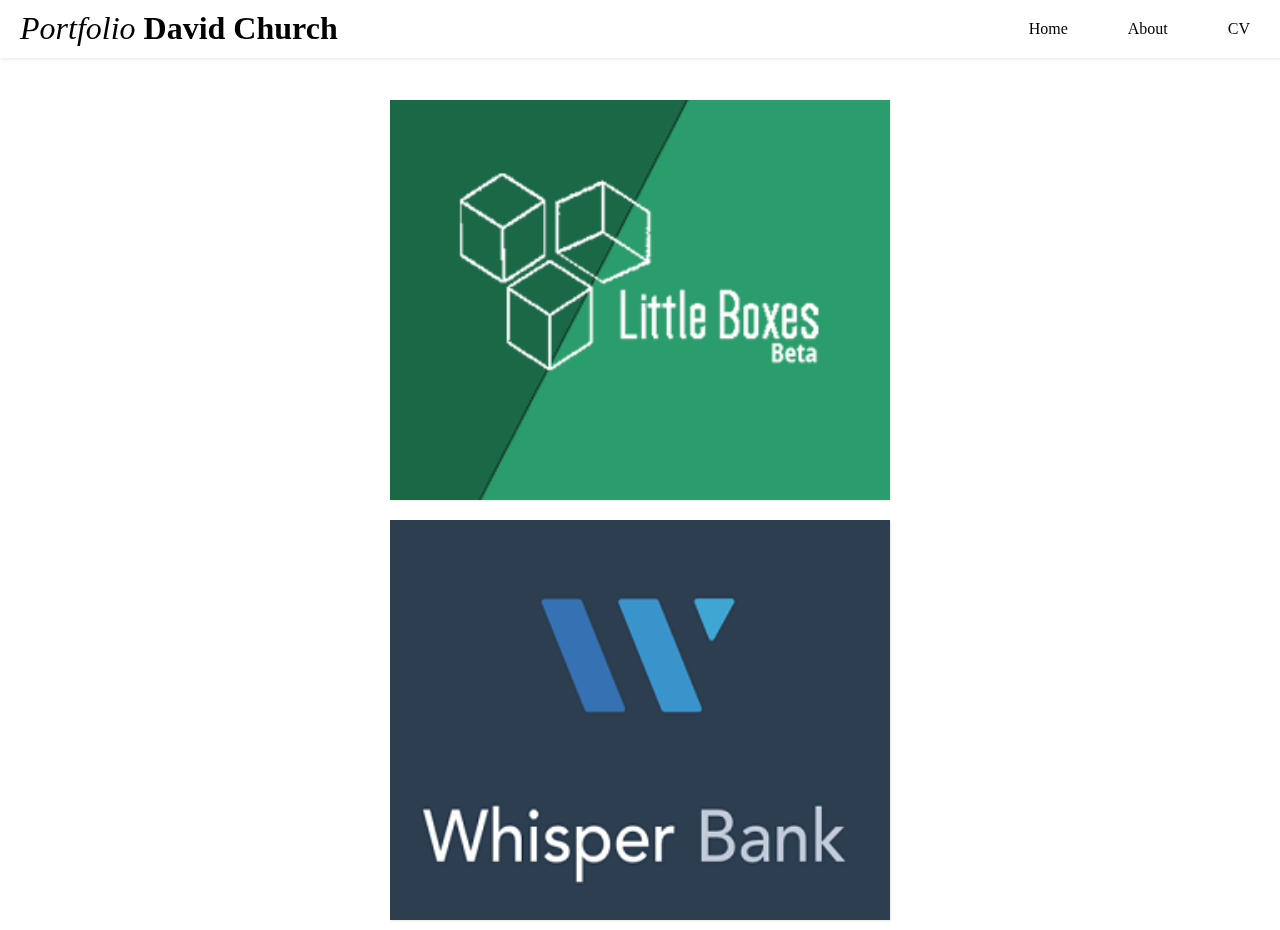
<file: index.html>
<!DOCTYPE html>
<html lang="en">
<head>
    <meta charset="UTF-8">
    <meta http-equiv="X-UA-Compatible" content="IE=edge">
    <meta name="viewport" content="width=device-width, initial-scale=1.0">
    <title>Portfolio</title>

    <link rel="stylesheet" href="styles/main.css">
</head>
<body>

    <div class="navBar">
        <header class="header">
            <a href="index.html" class="logo">Portfolio <span id="name">David Church</span> </a>
            <input class="menu-btn" type="checkbox" id="menu-btn" />
            <label class="menu-icon" for="menu-btn"><span class="navicon"></span></label>
            <ul class="menu">
                <li><a href="index.html">Home</a></li>
                <li><a href="about.html">About</a></li>
                <li><a href="assets\David Church CV.pdf">CV</a></li>
            </ul>
        </header>

    </div>
    
    <div class="contatiner">
        <div id="project1">
            <div id="all">
                <div class="view view-tenth">
                    <a href="lb.html" id="projectLink">
                        <img src="assets\images\project\lb_main.png" />
                    </a>
                    <div class="mask">
                        <h2>Little Boxes</h2>
                        <p>VR puzzle game designed to run in a browser.</p>
                        <a href="lb.html" class="info">Read More</a>
                    </div>
                </div>
            </div>
        </div>
    
        <div id="project2">
                <div id="all">
                    <div class="view view-tenth">
                        <a href="lb.html" id="projectLink">
                            <img src="assets\images\project\wb_main.png" />
                        </a>
                        <div class="mask">
                          <h2>Whisper Bank</h2>
                          <p>A design Idea I had for a mobile banking app.</p>
                          <a href="wb.html" class="info">Read More</a>
                        </div>
                    </div>
                </div>
        </div>
    </div>
</body>
</html>
</file>
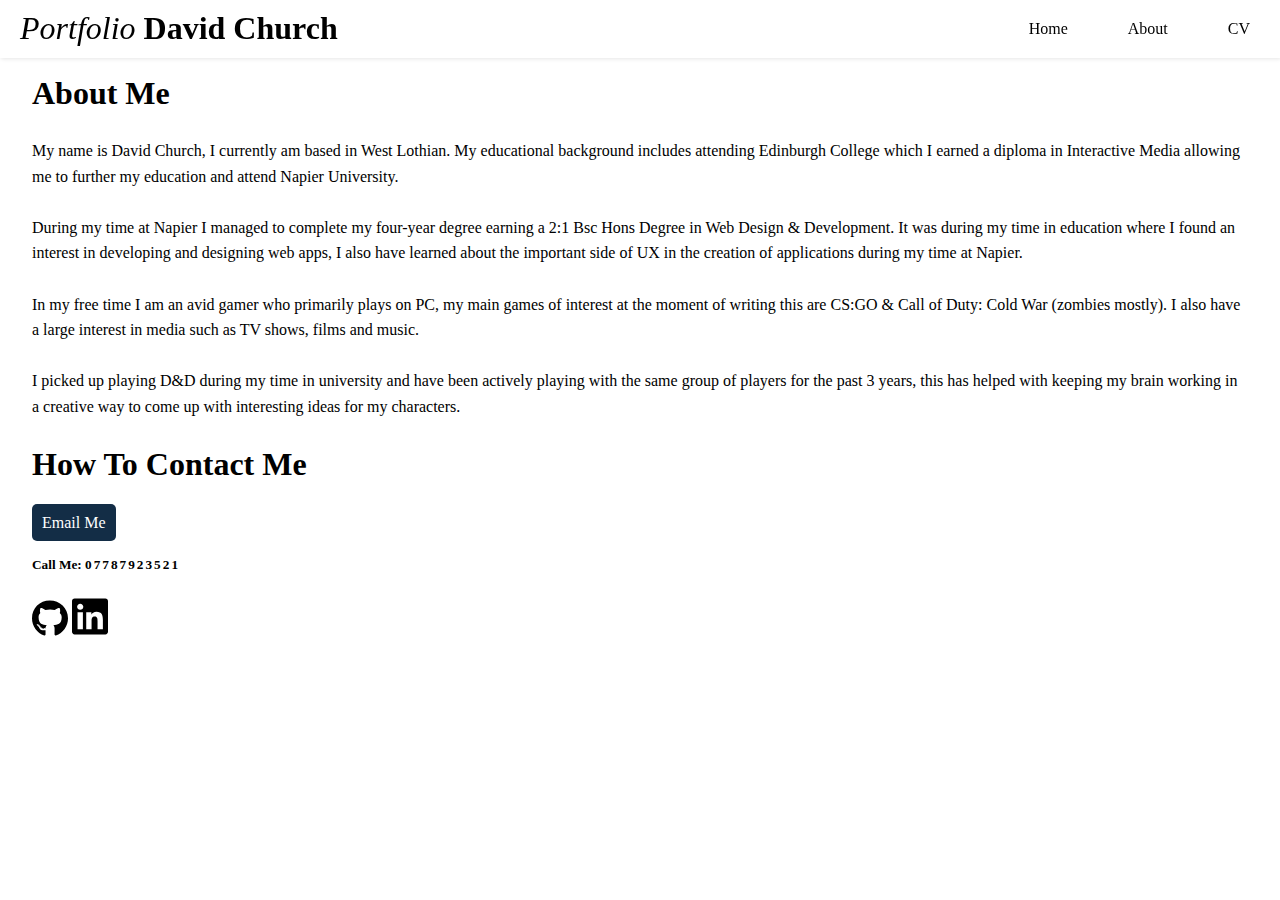
<file: about.html>
<!DOCTYPE html>
<html lang="en">
<head>
    <meta charset="UTF-8">
    <meta http-equiv="X-UA-Compatible" content="IE=edge">
    <meta name="viewport" content="width=device-width, initial-scale=1.0">
    <title>Portfolio</title>

    <link rel="stylesheet" href="styles/main.css">
</head>
<body>

    <div class="navBar">
        <header class="header">
            <a href="index.html" class="logo">Portfolio <span id="name">David Church</span> </a>
            <input class="menu-btn" type="checkbox" id="menu-btn" />
            <label class="menu-icon" for="menu-btn"><span class="navicon"></span></label>
            <ul class="menu">
                <li><a href="index.html">Home</a></li>
                <li><a href="about.html">About</a></li>
                <li><a href="assets\David Church CV.pdf">CV</a></li>
            </ul>
        </header>
    </div>
    
    <div class="container-AboutMe">
        <h2>About Me</h2>
        <p>
            My name is David Church, I currently am based in West Lothian. My educational background includes attending Edinburgh College which I earned a diploma in Interactive Media allowing me to further my education and attend Napier University. <br><br> During my time at Napier I managed to complete my four-year degree earning a 2:1 Bsc Hons Degree in Web Design & Development. It was during my time in education where I found an interest in developing and designing web apps, I also have learned about the important side of UX in the creation of applications during my time at Napier. <br><br>
            In my free time I am an avid gamer who primarily plays on PC, my main games of interest at the moment of writing this are CS:GO & Call of Duty: Cold War (zombies mostly). I also have a large interest in media such as TV shows, films and music. <br><br> I picked up playing D&D during my time in university and have been actively playing with the same group of players for the past 3 years, this has helped with keeping my brain working in a creative way to come up with interesting ideas for my characters. 
        </p>

        <h2>How To Contact Me</h2>
        <p>
            <a href="mailto:davidchurch97@gmail.com" id="contactBtn">Email Me</a> 
            <h5>Call Me: <span style="letter-spacing: 2px;">07787923521</span></h5>

            <a href="https://github.com/DavidChurch97" target="_blank">
                <img src="assets\images\github-brands.svg" alt="github" id="socialIcon">
            </a>
            <a href="https://www.linkedin.com/in/david-church-2a8a21140/" target="_blank">
                <img src="assets\images\linkedin-brands.svg" alt="Linkedin" id="socialIcon">
            </a>
        </p>
    </div>
</body>
</html>
</file>
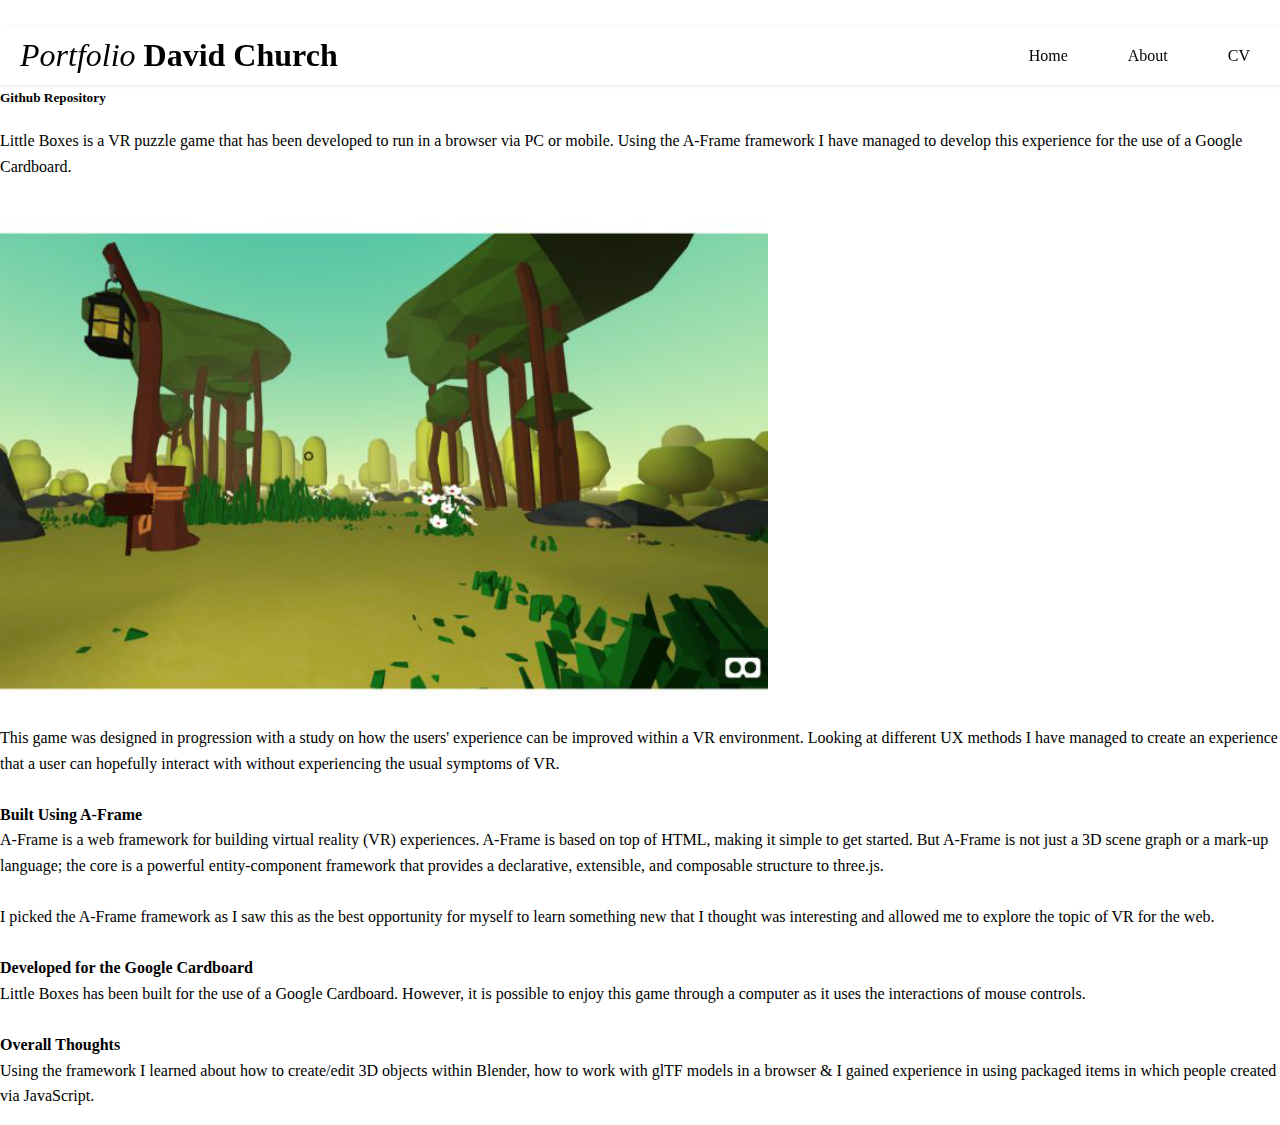
<file: lb.html>
<!DOCTYPE html>
<html lang="en">
<head>
    <meta charset="UTF-8">
    <meta http-equiv="X-UA-Compatible" content="IE=edge">
    <meta name="viewport" content="width=device-width, initial-scale=1.0">
    <title>Portfolio</title>

    <link rel="stylesheet" href="styles/main.css">
</head>
<body>

    <div class="navBar">
        <header class="header">
            <a href="index.html" class="logo">Portfolio <span id="name">David Church</span> </a>
            <input class="menu-btn" type="checkbox" id="menu-btn" />
            <label class="menu-icon" for="menu-btn"><span class="navicon"></span></label>
            <ul class="menu">
                <li><a href="index.html">Home</a></li>
                <li><a href="about.html">About</a></li>
                <li><a href="assets\David Church CV.pdf">CV</a></li>
            </ul>
        </header>

    </div>
    
    <div class="container-Content">
        <h2>Little Boxes</h2>
        <h5> <a href="https://github.com/DavidChurch97/WebVR">Github Repository</a></h5>
    
        <div class="about">
          <p>Little Boxes is a VR puzzle game that has been developed to run in a browser via PC or mobile. Using the
            A-Frame framework
            I have managed to develop this experience for the use of a Google Cardboard. <br><br>
    
            <img src="assets\images\project\4-littleboxes\vr-1.png" id="lbox1" /> <br>
    
            This game was designed in progression with a study on how the users' experience can be improved within a VR
            environment. Looking at different UX methods I have
            managed to create an experience that a user can hopefully interact with without experiencing the usual symptoms
            of VR. <br><br> <strong>Built Using A-Frame</strong> <br> A-Frame is a web framework for building virtual
            reality (VR) experiences. A-Frame is based on top of HTML, making it simple to get started. But A-Frame is not
            just a 3D scene graph or a mark-up language;
            the core is a powerful entity-component framework that provides a declarative, extensible, and composable
            structure to three.js. <br> <br>

            I picked the A-Frame framework as I saw this as the best opportunity for myself to learn something new that
            I thought was interesting and allowed me to explore the topic of VR for the web. <br><br>
            <strong>Developed for the Google Cardboard</strong> <br> Little Boxes has been built for the use of a Google
            Cardboard. However, it is possible to enjoy this game through a computer as it uses the interactions of mouse
            controls. <br> <br> <strong>Overall Thoughts</strong> <br>
            Using the framework I learned about how to create/edit 3D objects within Blender, how to work with glTF models
            in a browser & I gained experience in using packaged items in which people created via JavaScript.
          </p>
        </div>
      </div>
</body>
</html>
</file>
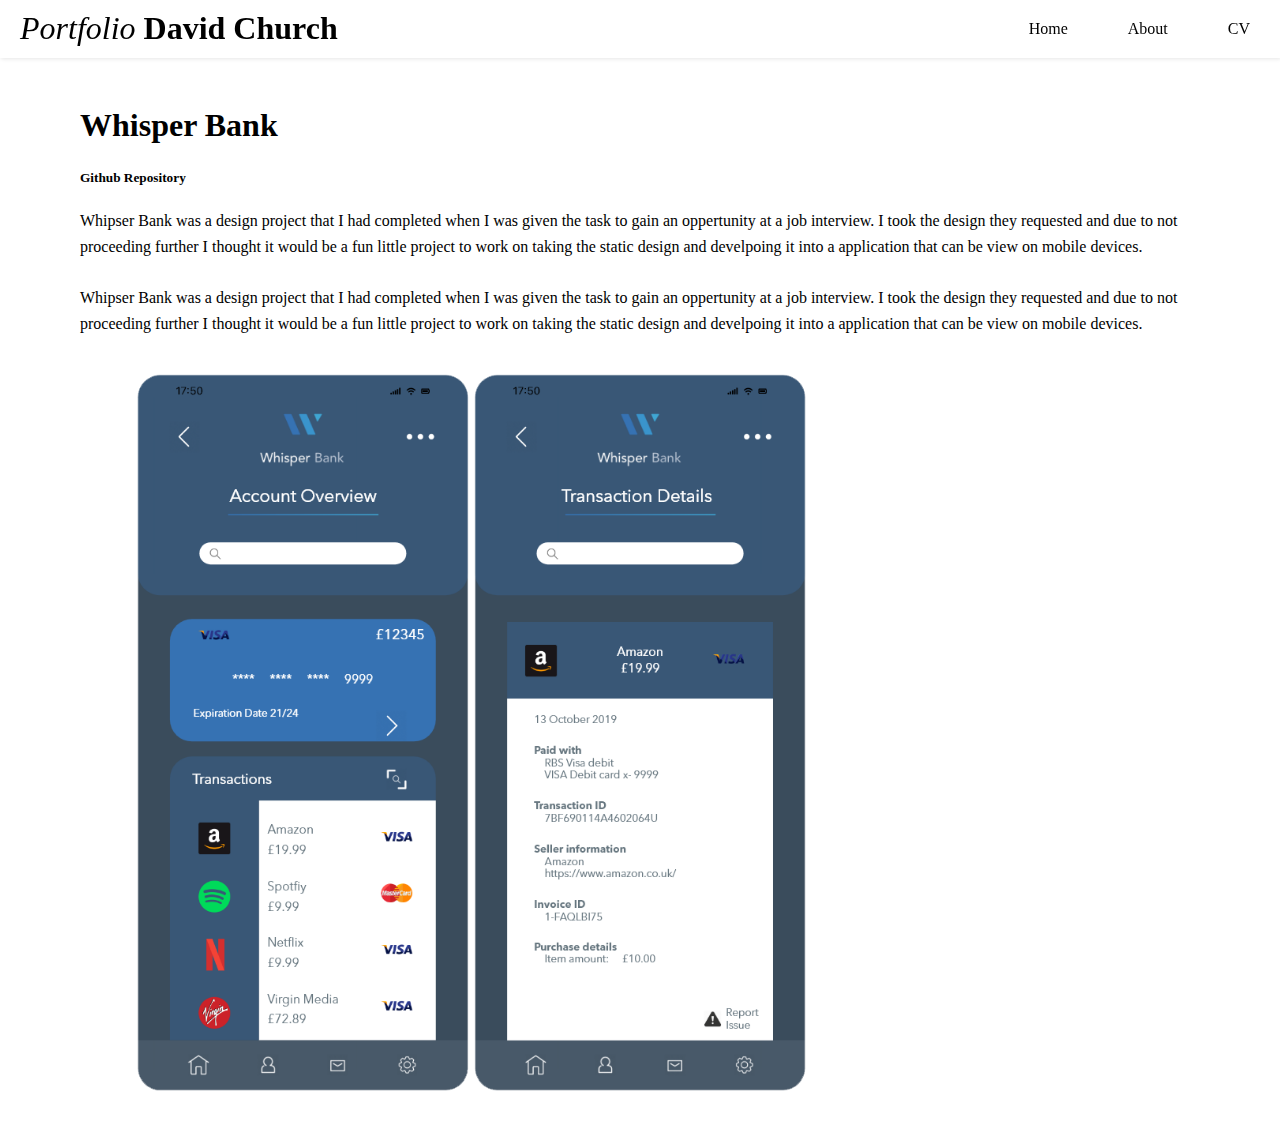
<file: wb.html>
<!DOCTYPE html>
<html lang="en">
<head>
    <meta charset="UTF-8">
    <meta http-equiv="X-UA-Compatible" content="IE=edge">
    <meta name="viewport" content="width=device-width, initial-scale=1.0">
    <title>Portfolio</title>

    <link rel="stylesheet" href="styles/main.css">
</head>
<body>

    <div class="navBar">
        <header class="header">
            <a href="index.html" class="logo">Portfolio <span id="name">David Church</span> </a>
            <input class="menu-btn" type="checkbox" id="menu-btn" />
            <label class="menu-icon" for="menu-btn"><span class="navicon"></span></label>
            <ul class="menu">
                <li><a href="index.html">Home</a></li>
                <li><a href="about.html">About</a></li>
                <li><a href="assets\David Church CV.pdf">CV</a></li>
            </ul>
        </header>

    </div>
    
    <div class="container">
        <h2>Whisper Bank</h2>
        <h5> <a href="https://github.com/DavidChurch97/Whisper-Bank">Github Repository</a></h5>
    
        <div class="about">
          <p>Whipser Bank was a design project that I had completed when I was given the task to gain an oppertunity at a
            job interview. I took the design they requested and due to not proceeding further
            I thought it would be a fun little project to work on taking the static design and develpoing it into a
            application that can be view on mobile devices. <br><br> Whipser Bank was a design project that I had completed
            when I was given the task to gain an oppertunity at a job interview. I took the design they requested and due to
            not proceeding further I thought it
            would be a fun little project to work on taking the static design and develpoing it into a application that can
            be view on mobile devices. <br>
    
            <img src="assets\images\project\5-Whisper Bank\mainImage.png" id="wbBox1" /> <br>
          </p>
        </div>
      </div>
</body>
</html>
</file>
<file: styles/main.css>
body {
  font-family: 'Montserrat';
  margin: 0;
}

html {
  overflow-y: scroll;
  overflow-x: hidden;
  /* Prevents horizontal scroll */
}

h1 {
  font-size: 2.5rem;
}

h2 {
  font-size: 2rem;
}

h3 {
  font-size: 1.5rem;
}

p {
  line-height: 1.6;
}

a {
  color: black;
  text-decoration: none;
}

.container {
  padding-top: 5rem;
  padding-left: 5rem;
  padding-right: 5rem;
}

#name {
  display: none;
}

.header {
  box-shadow: 1px 1px 4px 0 rgba(0, 0, 0, .1);
  position: fixed;
  width: 100%;
  z-index: 3;
  background-color: #fff;
}

.header ul {
  margin: 0;
  padding: 0;
  list-style: none;
  overflow: hidden;
  background-color: rgba(255, 255, 255, 0.931);
}

.header li a {
  display: block;
  padding: 20px 20px;
  text-decoration: none;
}

.header li a:hover,
.header .menu-btn:hover {
  background-color: #42576B;
  color: #fff;
}

.header .logo {
  display: block;
  float: left;
  font-size: 2em;
  padding: 10px 20px;
  text-decoration: none;
  font-style: italic;
}

.header .name {
  display: inline-block;
  font-size: 2em;
  padding: 10px 20px;
  text-decoration: none;
  font-style: italic;
}

/* menu */

.header .menu {
  clear: both;
  max-height: 0;
  transition: max-height .2s ease-out;
}

/* menu icon */

.header .menu-icon {
  cursor: pointer;
  padding: 28px 20px;
  position: relative;
  user-select: none;
  float: right;
}

.header .menu-icon .navicon {
  background: #333;
  display: block;
  height: 2px;
  position: relative;
  transition: background .2s ease-out;
  width: 18px;
}

.header .menu-icon .navicon:before,
.header .menu-icon .navicon:after {
  background: black;
  content: '';
  display: block;
  height: 100%;
  position: absolute;
  transition: all .2s ease-out;
  width: 100%;
}

.header .menu-icon .navicon:before {
  top: 5px;
}

.header .menu-icon .navicon:after {
  top: -5px;
}

/* menu btn */

.header .menu-btn {
  display: none;
}

.header .menu-btn:checked~.menu {
  max-height: 500px;
}

.header .menu-btn:checked~.menu-icon .navicon {
  background: transparent;
}

.header .menu-btn:checked~.menu-icon .navicon:before {
  transform: rotate(-45deg);
}

.header .menu-btn:checked~.menu-icon .navicon:after {
  transform: rotate(45deg);
}

.header .menu-btn:checked~.menu-icon:not(.steps) .navicon:before,
.header .menu-btn:checked~.menu-icon:not(.steps) .navicon:after {
  top: 0;
}

/** end nav bar **/

.contatiner {
  display: flex;
  flex-direction: column;
  align-items: center;
}

#project1 {
  position: relative;
  top: 10vh;
}

#project2 {
  position: relative;
  top: 10vh;
}

.view {
  margin: 10px;
  float: left;
  overflow: hidden;
  position: relative;
  text-align: center;
  box-shadow: 1px 1px 2px #e6e6e6;
  cursor: pointer;
}

.view h2 {
  display: none;
}

.view p {
  display: none;
}

.view a.info {
  display: none;
}

#lbox1 {
  width: 60vw;
}

#wbBox1 {
  width: 60vw;
}

#contactBtn {
  background-color: #132D46;
  color: #fff;
  padding: 10px;
  border-radius: 5px;
}

#contactBtn:hover {
  cursor: pointer;
  box-shadow: 1px 1px 2px #e6e6e6;
}

#socialIcon {
  width: 36px;
}

.container-AboutMe {
  padding-top: 3rem;
  padding-left: 2rem;
  padding-right: 2rem;
}

@media only screen and (min-width: 768px) {
  .header li {
    float: left;
  }

  .header li a {
    padding: 20px 30px;
  }

  .header .menu {
    clear: none;
    float: right;
    max-height: none;
  }

  .header .menu-icon {
    display: none;
  }

  #name {
    display: inline-block;
    font-style: normal;
    font-weight: 600;
  }

  /** end nav bar **/

  .view img {
    display: block;
    position: relative;
    width: 500px;
  }

  .phoneBtn {
    display: none;
  }
}

@media only screen and (min-width: 1440px) {
  .contatiner {
    padding-top: 2em;
  }

  .container-AboutMe {
    padding-top: 3rem;
    padding-left: 20rem;
    padding-right: 20rem;
  }

  .container-Content {
    padding-top: 3rem;
    padding-bottom: 3rem;
    padding-left: 10rem;
    padding-right: 10rem;
  }
  

  .view img {
    position: relative;
  }

  .view h2 {
    text-transform: uppercase;
    color: #fff;
    text-align: center;
    position: relative;
    font-size: 17px;
    padding: 10px;
    margin: 20px 0 0 0;
  }

  .view p {
    font-size: 14px;
    position: relative;
    color: #fff;
    padding: 0px 20px 0px;
    text-align: center;
  }

  .view a.info {
    text-decoration: none;
    padding: 10px;
    background: #000;
    color: #fff;
    text-transform: uppercase;
    box-shadow: 0 0 1px #000;
  }

  .view a.info:hover {
    box-shadow: 0 0 5px #000;
  }

  .view .mask,
  .view .content {
    width: 550px;
    height: 100%;
    position: absolute;
    overflow: hidden;
    top: 0;
    left: 0;
  }

  .view img {
    display: block;
    width: 550px;
  }

  /*3*/

  .view-tenth img {
    transform: scaleY(1);
    transition: all .7s ease-in-out;
  }

  .view-tenth .mask {
    background-color: #132D46;
    transition: all 0.5s linear;
    opacity: 0;
  }

  .view-tenth h2 {
    border-bottom: 1px solid rgba(0, 0, 0, 0.3);
    background: transparent;
    margin: 20px 40px 0px 40px;
    transform: scale(0);
    color: #fff;
    transition: all 0.5s linear;
    opacity: 0;
    display: block;
  }

  .view-tenth p {
    color: #fff;
    opacity: 0;
    transform: scale(0);
    transition: all 0.5s linear;
    display: block;
  }

  .view-tenth a.info {
    opacity: 0;
    transform: scale(0);
    transition: all 0.5s linear;
    display: block;
  }

  .view-tenth:hover img {
    -webkit-transform: scale(10);
    transform: scale(10);
    opacity: 0;
  }

  .view-tenth:hover .mask {
    opacity: 1;
  }

  .view-tenth:hover h2,
  .view-tenth:hover p,
  .view-tenth:hover a.info {
    transform: scale(1);
    opacity: 1;
  }

  #projectLink {
    pointer-events: none;
  }
}
</file>
